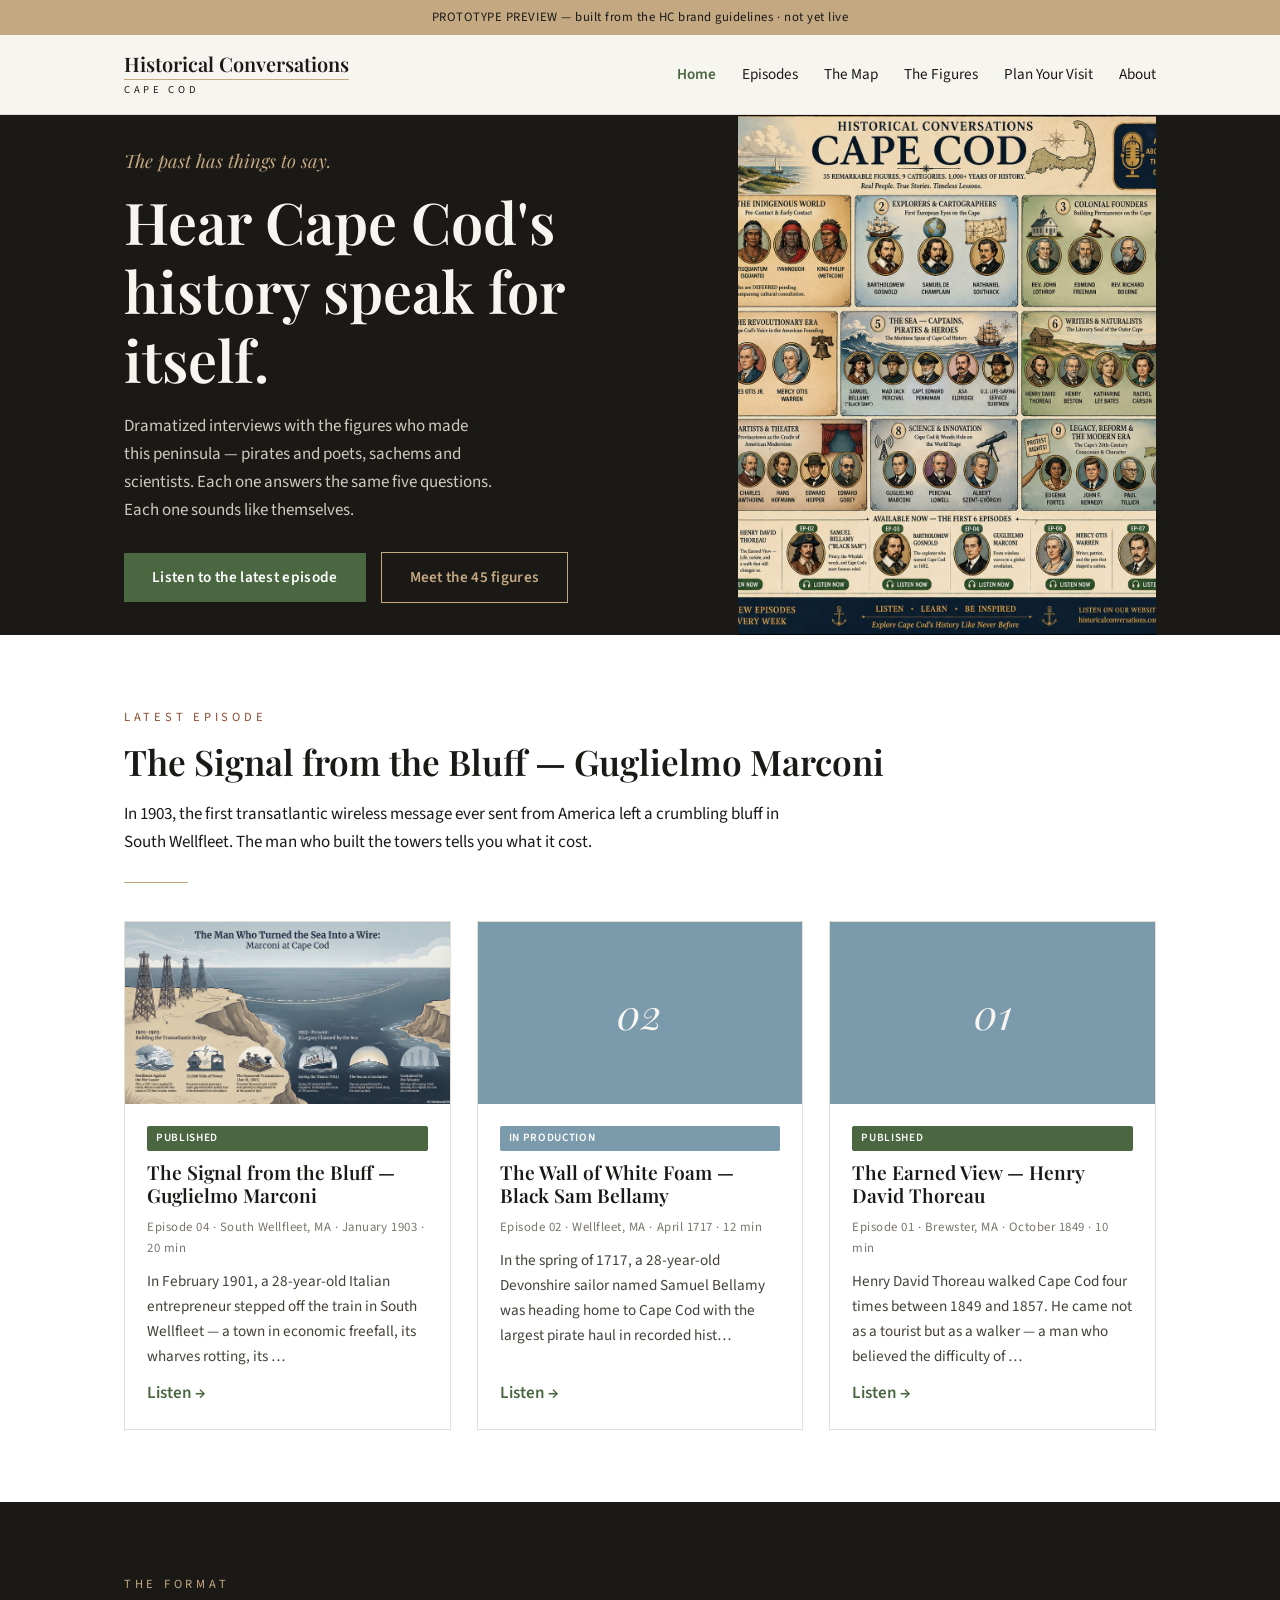
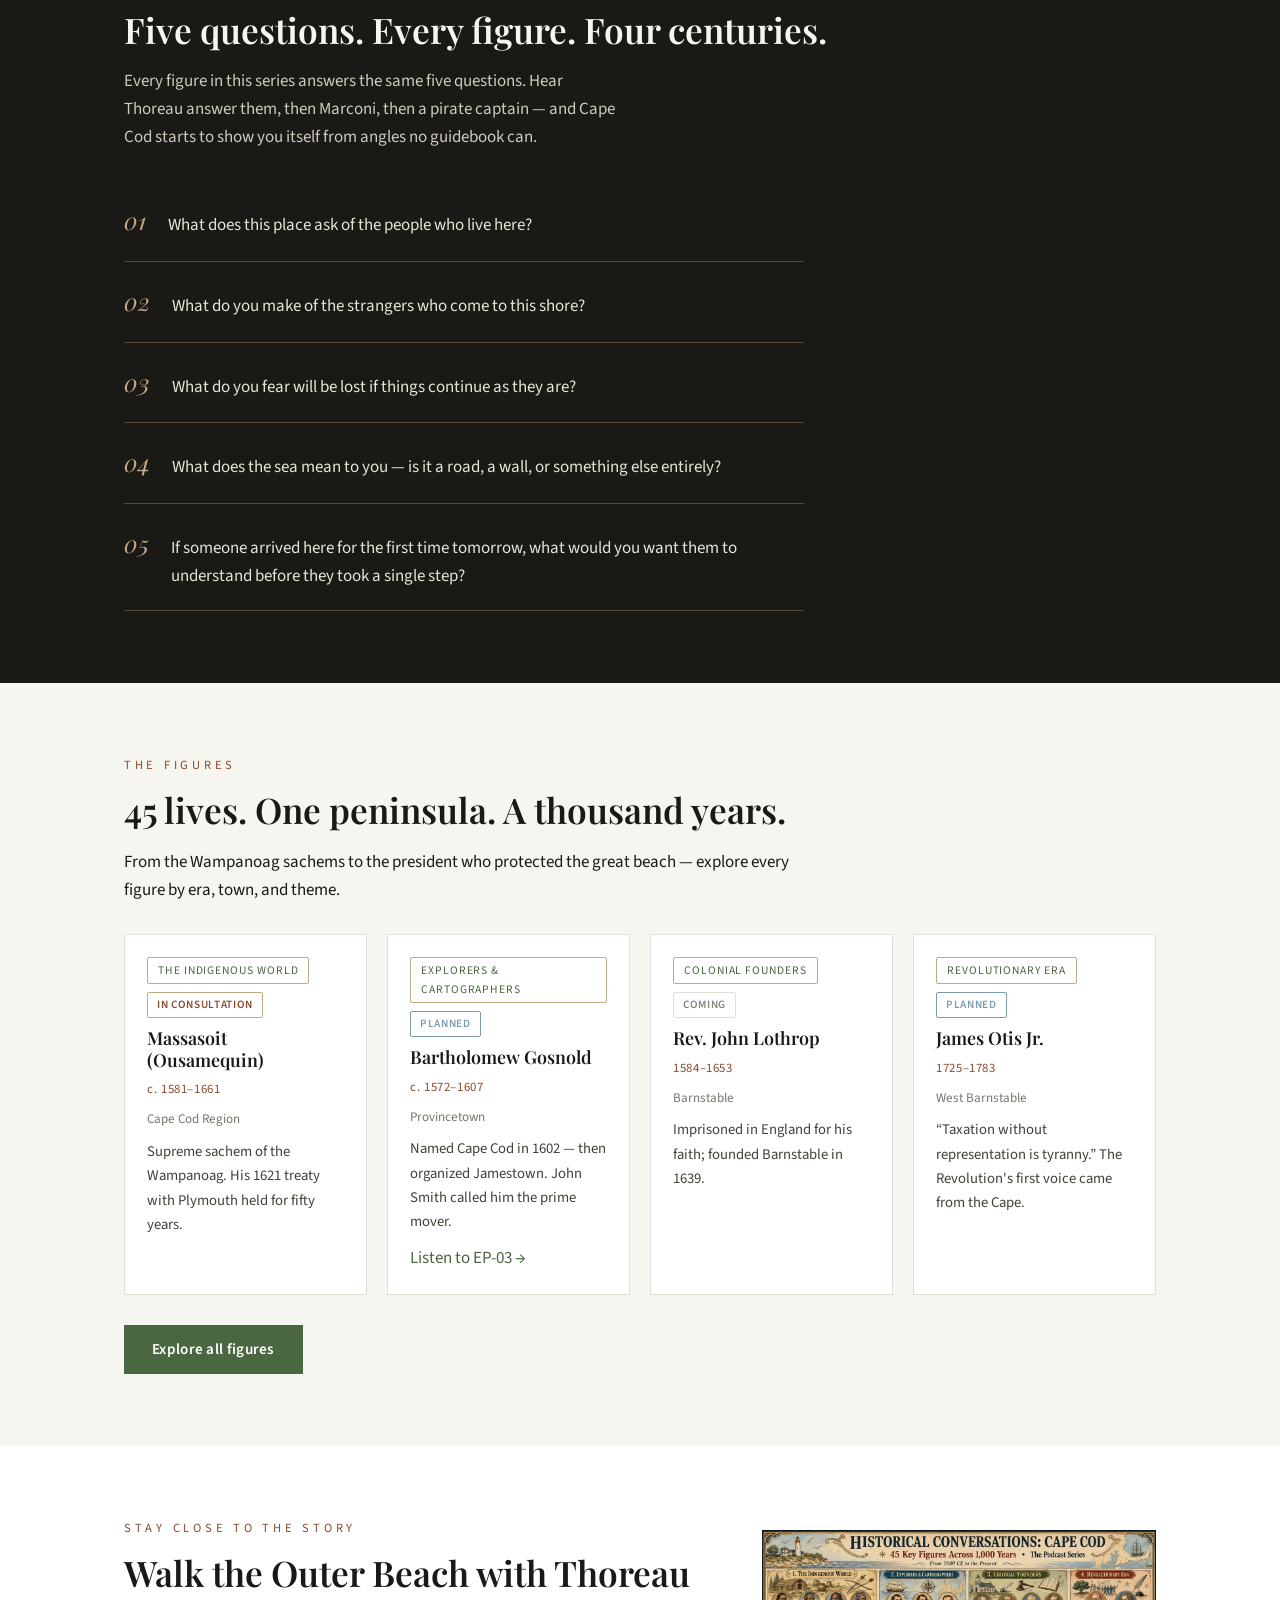
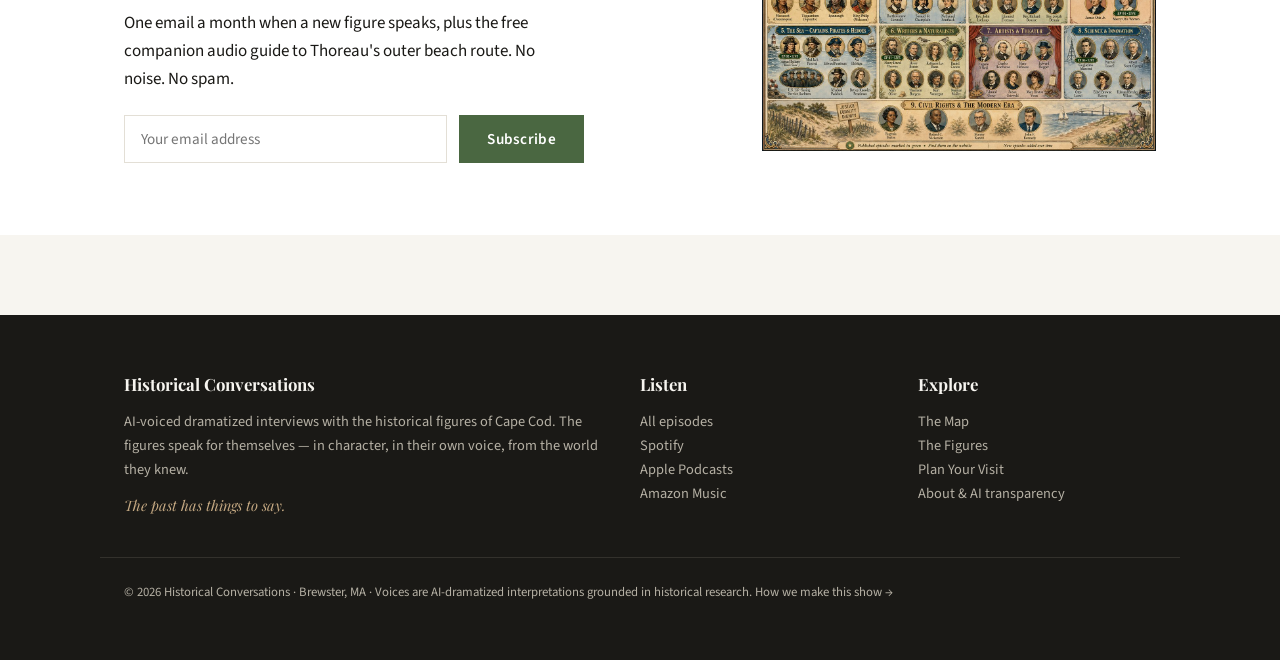
<file: index.html>
<!DOCTYPE html>
<html lang="en">
<head>
<meta charset="utf-8">
<meta name="viewport" content="width=device-width,initial-scale=1">
<title>Historical Conversations — Cape Cod | The past has things to say.</title>
<meta name="description" content="AI-voiced dramatized interviews with the historical figures of Cape Cod. Hear Thoreau, Marconi, Black Sam Bellamy, and more speak for themselves.">
<link rel="stylesheet" href="style.css">
<script src="data.js"></script>
<script src="app.js"></script>
</head>
<body>
<div id="hc-header" data-active="Home"></div>

<div class="hero">
  <div class="inner">
    <div>
      <p class="tag">The past has things to say.</p>
      <h1>Hear Cape Cod's history speak for itself.</h1>
      <p class="sub">Dramatized interviews with the figures who made this peninsula — pirates and poets, sachems and scientists. Each one answers the same five questions. Each one sounds like themselves.</p>
      <a class="btn" href="episodes.html">Listen to the latest episode</a>
      <a class="btn ghost" href="figures.html" style="margin-left:12px">Meet the 45 figures</a>
    </div>
    <img src="assets/hero.jpg" alt="Cape Cod dunes at dusk — Historical Conversations">
  </div>
</div>

<section class="band paper">
  <div class="wrap">
    <p class="kicker">Latest Episode</p>
    <h2>The Signal from the Bluff — Guglielmo Marconi</h2>
    <p class="text" style="margin-top:16px">In 1903, the first transatlantic wireless message ever sent from America left a crumbling bluff in South Wellfleet. The man who built the towers tells you what it cost.</p>
    <div class="divider"></div>
    <div class="cards" id="latest"></div>
  </div>
</section>

<section class="band dark">
  <div class="wrap">
    <p class="kicker">The Format</p>
    <h2>Five questions. Every figure. Four centuries.</h2>
    <p style="margin-top:16px;max-width:62ch;color:#cfcabe">Every figure in this series answers the same five questions. Hear Thoreau answer them, then Marconi, then a pirate captain — and Cape Cod starts to show you itself from angles no guidebook can.</p>
    <ol class="qs" id="five-qs"></ol>
  </div>
</section>

<section class="band">
  <div class="wrap">
    <p class="kicker">The Figures</p>
    <h2>45 lives. One peninsula. A thousand years.</h2>
    <p class="text" style="margin-top:16px">From the Wampanoag sachems to the president who protected the great beach — explore every figure by era, town, and theme.</p>
    <div class="fig-grid" id="fig-teaser"></div>
    <p style="margin-top:30px"><a class="btn" href="figures.html">Explore all figures</a></p>
  </div>
</section>

<section class="band paper">
  <div class="wrap" style="display:grid;grid-template-columns:1.2fr .8fr;gap:48px;align-items:center" id="signup-grid">
    <div>
      <p class="kicker">Stay close to the story</p>
      <h2>Walk the Outer Beach with Thoreau</h2>
      <p style="margin-top:14px;max-width:52ch">One email a month when a new figure speaks, plus the free companion audio guide to Thoreau's outer beach route. No noise. No spam.</p>
      <form class="signup" onsubmit="event.preventDefault();this.innerHTML='<p style=\'color:var(--hc-marsh);font-weight:600\'>Thank you — check your inbox. (Kit integration connects here.)</p>'">
        <input type="email" required placeholder="Your email address">
        <button class="btn" type="submit">Subscribe</button>
      </form>
    </div>
    <img src="assets/cover.jpg" alt="Historical Conversations series artwork">
  </div>
</section>

<div id="hc-footer"></div>

<script>
document.addEventListener("DOMContentLoaded",()=>{
  // latest three episodes with pages, newest first
  const order=["EP-04","EP-02","EP-01"];
  document.getElementById("latest").innerHTML =
    order.map(id=>epCard(HC.figures.find(f=>f.ep===id))).join("");
  document.getElementById("five-qs").innerHTML =
    HC.questions.map(q=>`<li>${q}</li>`).join("");
  // figure teaser: one per category, prefer published
  const teaser=[];
  for(const c of HC.categories.slice(0,4)){
    const fs=HC.figures.filter(f=>f.category===c);
    teaser.push(fs.find(f=>f.status==="published")||fs[0]);
  }
  document.getElementById("fig-teaser").innerHTML = teaser.map(figCard).join("");
  if(window.innerWidth<820){document.getElementById("signup-grid").style.gridTemplateColumns="1fr";}
});
</script>
</body>
</html>
</file>
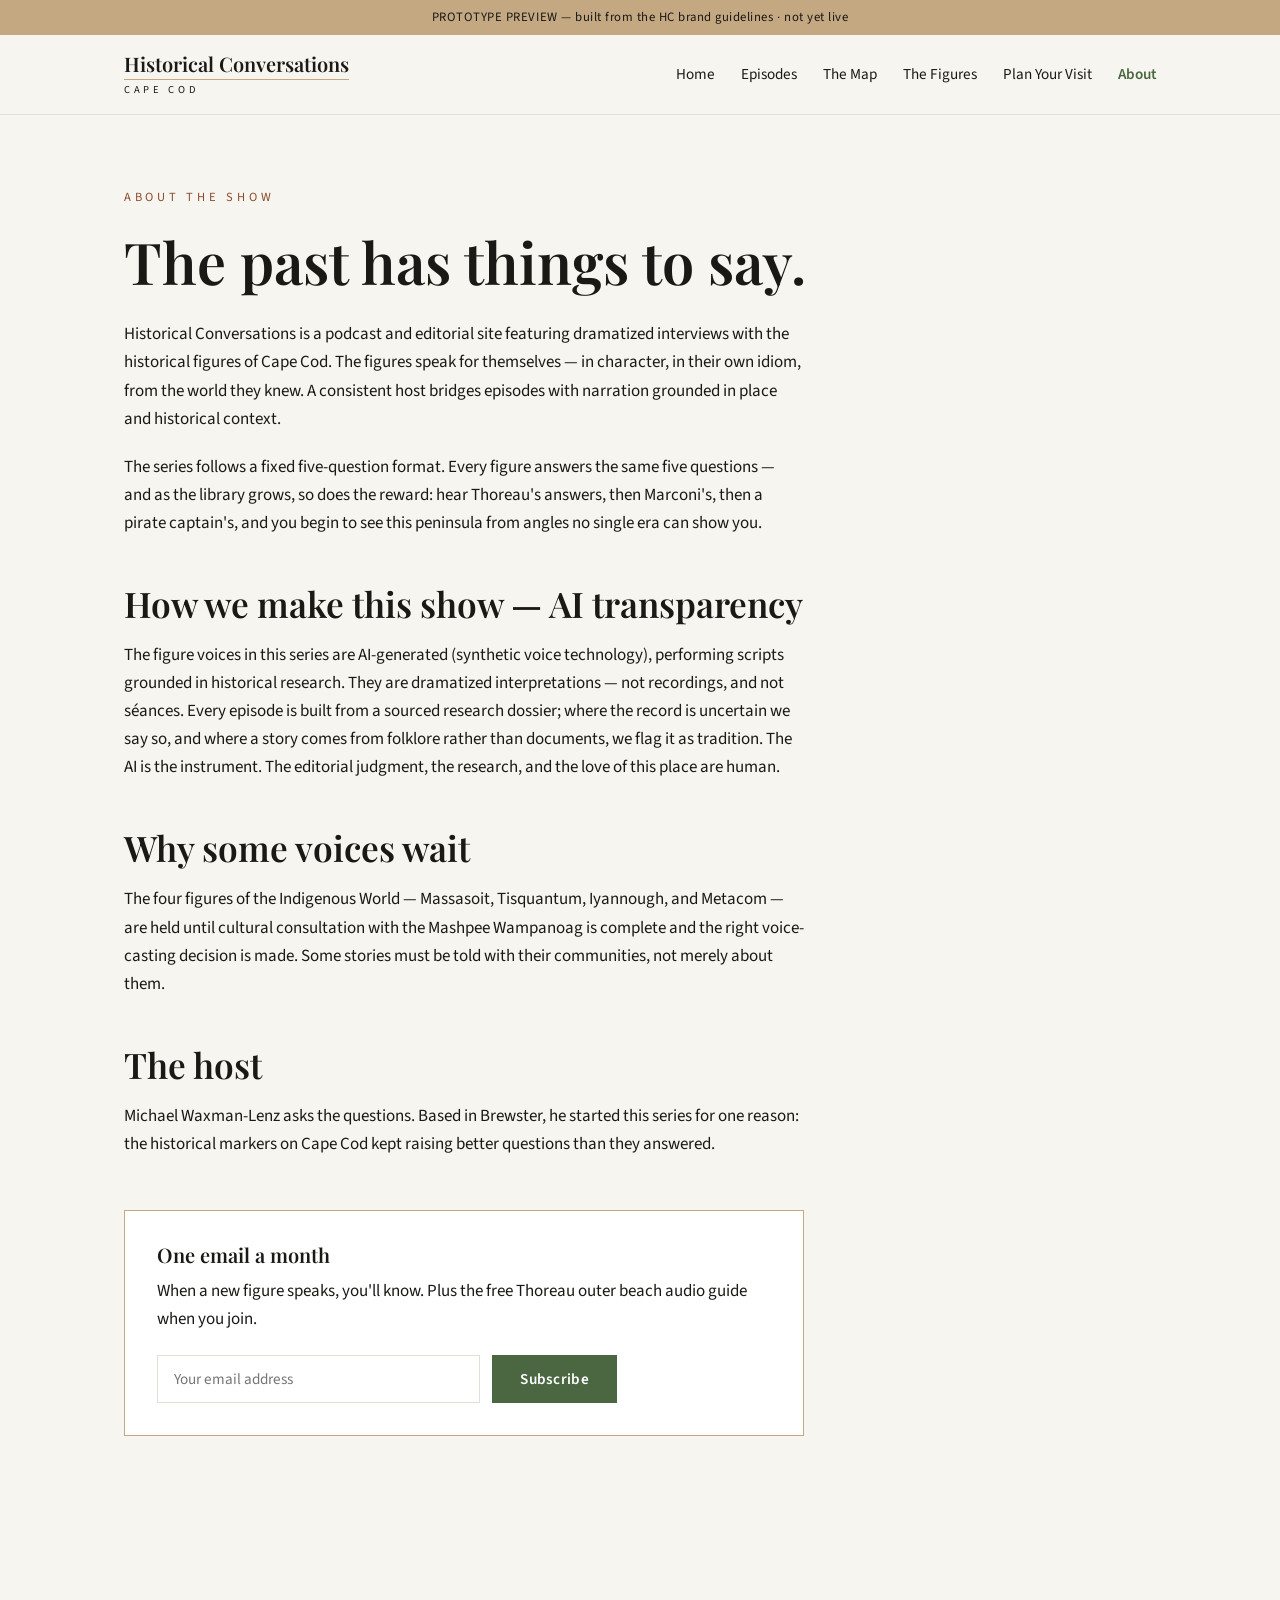
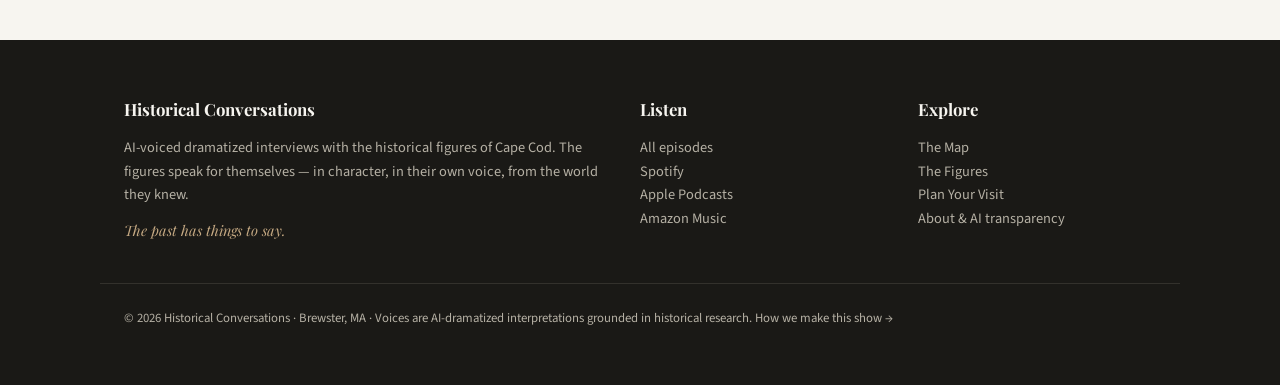
<file: about.html>
<!DOCTYPE html>
<html lang="en">
<head>
<meta charset="utf-8"><meta name="viewport" content="width=device-width,initial-scale=1">
<title>About — Historical Conversations: Cape Cod</title>
<link rel="stylesheet" href="style.css">
<script src="data.js"></script><script src="app.js"></script>
</head>
<body>
<div id="hc-header" data-active="About"></div>

<section class="band">
  <div class="wrap prose">
    <p class="kicker">About the Show</p>
    <h1>The past has things to say.</h1>

    <p style="margin-top:24px">Historical Conversations is a podcast and editorial site featuring dramatized interviews with the historical figures of Cape Cod. The figures speak for themselves — in character, in their own idiom, from the world they knew. A consistent host bridges episodes with narration grounded in place and historical context.</p>

    <p>The series follows a fixed five-question format. Every figure answers the same five questions — and as the library grows, so does the reward: hear Thoreau's answers, then Marconi's, then a pirate captain's, and you begin to see this peninsula from angles no single era can show you.</p>

    <h2>How we make this show — AI transparency</h2>
    <p>The figure voices in this series are AI-generated (synthetic voice technology), performing scripts grounded in historical research. They are dramatized interpretations — not recordings, and not séances. Every episode is built from a sourced research dossier; where the record is uncertain we say so, and where a story comes from folklore rather than documents, we flag it as tradition. The AI is the instrument. The editorial judgment, the research, and the love of this place are human.</p>

    <h2>Why some voices wait</h2>
    <p>The four figures of the Indigenous World — Massasoit, Tisquantum, Iyannough, and Metacom — are held until cultural consultation with the Mashpee Wampanoag is complete and the right voice-casting decision is made. Some stories must be told with their communities, not merely about them.</p>

    <h2>The host</h2>
    <p>Michael Waxman-Lenz asks the questions. Based in Brewster, he started this series for one reason: the historical markers on Cape Cod kept raising better questions than they answered.</p>

    <div class="cta-box">
      <h3>One email a month</h3>
      <p>When a new figure speaks, you'll know. Plus the free Thoreau outer beach audio guide when you join.</p>
      <form class="signup" onsubmit="event.preventDefault();this.innerHTML='<p style=\'color:var(--hc-marsh);font-weight:600\'>Thank you — check your inbox.</p>'">
        <input type="email" required placeholder="Your email address">
        <button class="btn" type="submit">Subscribe</button>
      </form>
    </div>
  </div>
</section>

<div id="hc-footer"></div>
</body>
</html>
</file>
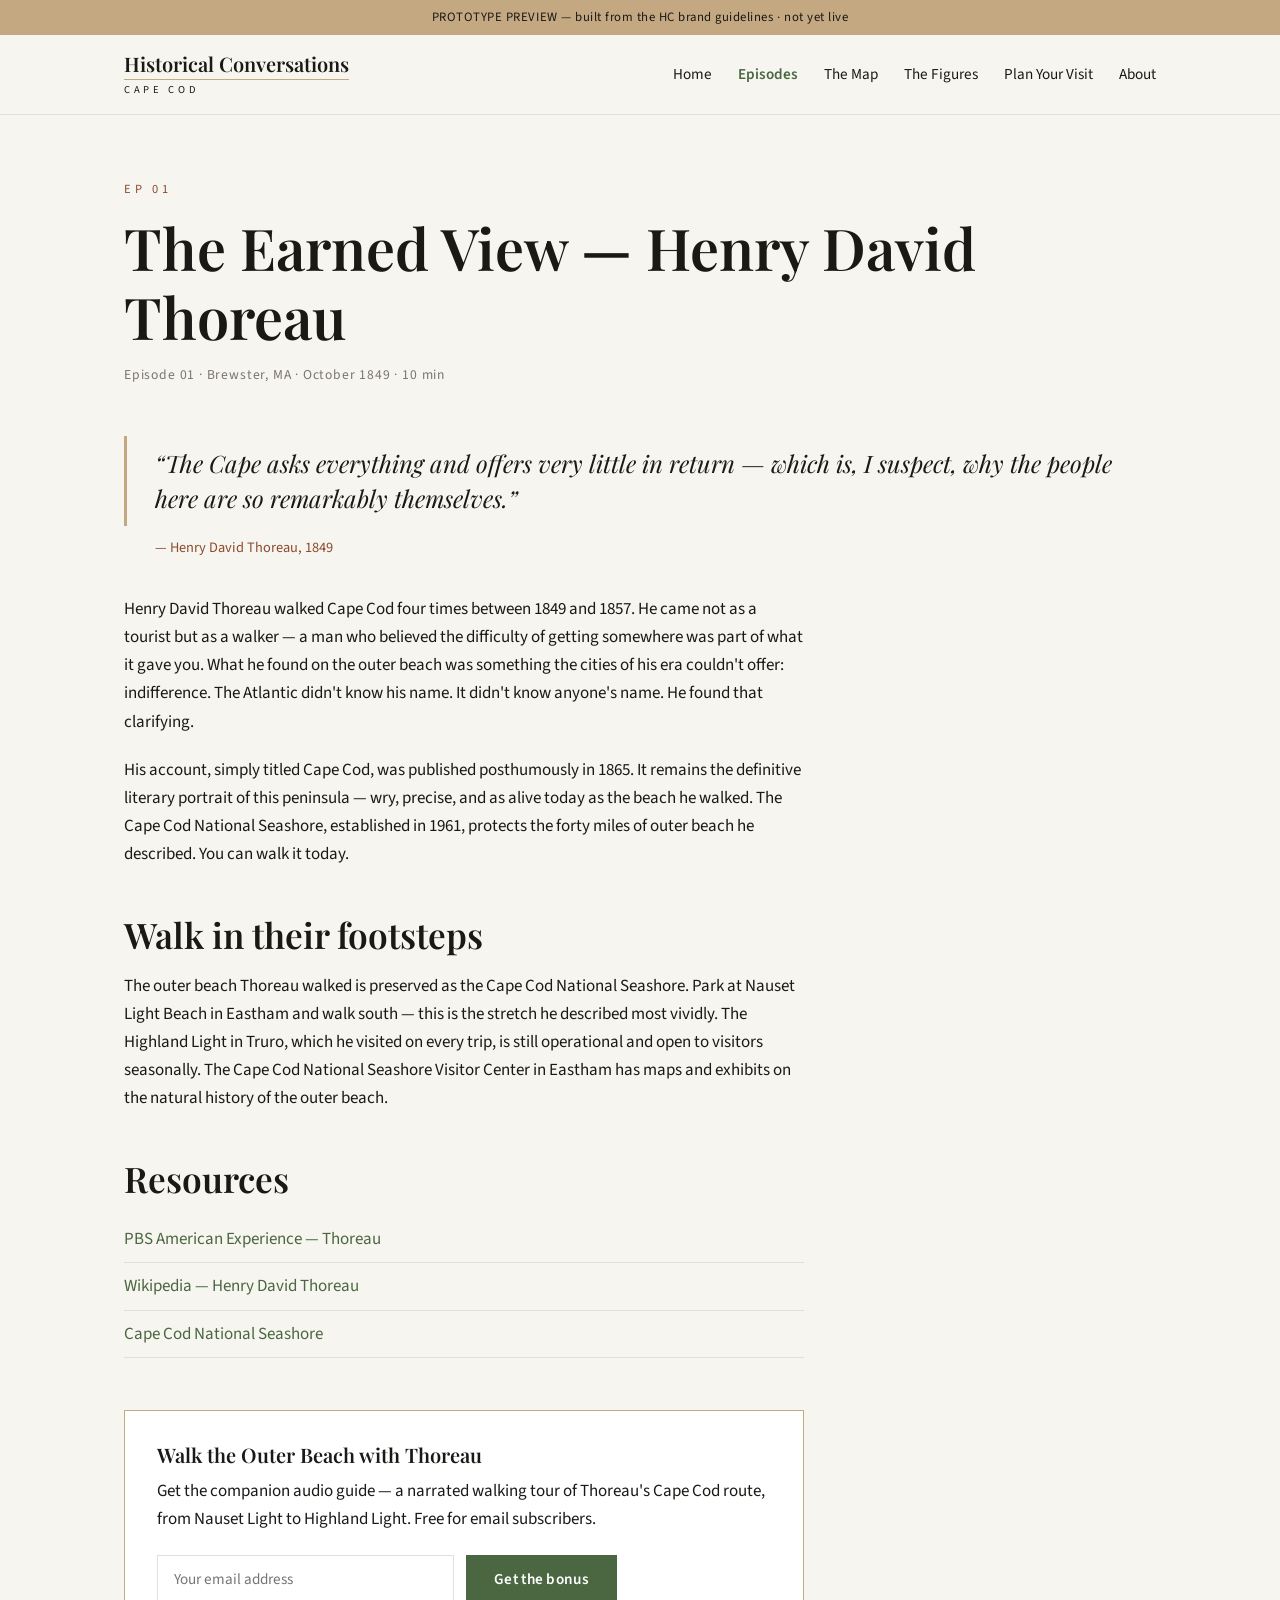
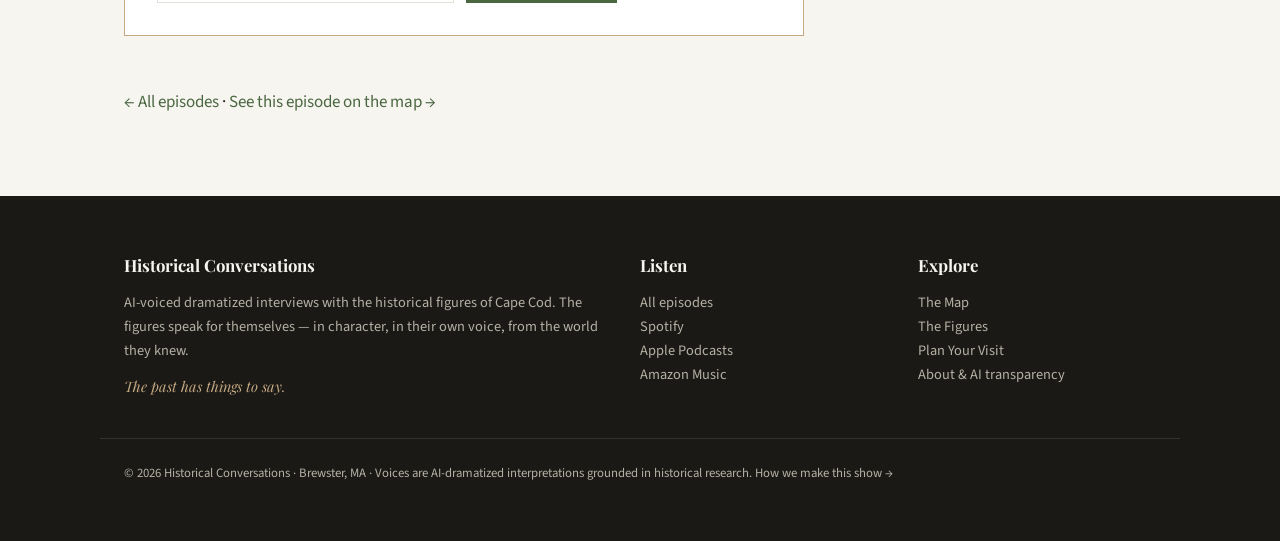
<file: episode.html>
<!DOCTYPE html>
<html lang="en">
<head>
<meta charset="utf-8"><meta name="viewport" content="width=device-width,initial-scale=1">
<title>Episode — Historical Conversations: Cape Cod</title>
<link rel="stylesheet" href="style.css">
<script src="data.js"></script><script src="app.js"></script>
</head>
<body>
<div id="hc-header" data-active="Episodes"></div>

<div class="wrap">
  <div class="ep-header">
    <p class="kicker" id="z-kicker">Episode</p>
    <h1 id="z-title"></h1>
    <div class="ep-meta" id="z-meta"></div>
  </div>

  <div id="z-player-slot"></div>

  <blockquote class="pullquote" id="z-quote"></blockquote>
  <div class="attr" id="z-attr"></div>

  <div class="prose">
    <div id="z-notes"></div>
    <div id="z-image"></div>
    <h2>Walk in their footsteps</h2>
    <p id="z-footsteps"></p>
    <h2>Resources</h2>
    <ul class="res-list" id="z-resources"></ul>
  </div>

  <div class="cta-box">
    <h3 id="z-cta-title"></h3>
    <p id="z-cta-text"></p>
    <form class="signup" onsubmit="event.preventDefault();this.innerHTML='<p style=\'color:var(--hc-marsh);font-weight:600\'>Thank you — check your inbox.</p>'">
      <input type="email" required placeholder="Your email address">
      <button class="btn" type="submit">Get the bonus</button>
    </form>
  </div>

  <p style="margin:40px 0"><a href="episodes.html">← All episodes</a> · <a href="map.html">See this episode on the map →</a></p>
</div>

<div id="hc-footer"></div>

<script>
document.addEventListener("DOMContentLoaded",()=>{
  const id=new URLSearchParams(location.search).get("ep")||"EP-01";
  const e=HC.episodes[id];
  if(!e){location.href="episodes.html";return;}
  document.title=e.title+" — Historical Conversations";
  document.getElementById("z-kicker").textContent=id.replace("-"," ");
  document.getElementById("z-title").textContent=e.title;
  document.getElementById("z-meta").textContent=e.meta;

  // Player: real Buzzsprout embed when IDs are set and the episode is published; placeholder otherwise
  const bz=HC.buzzsprout||{}, bzEp=bz.ids&&bz.ids[id];
  const slot=document.getElementById("z-player-slot");
  if(bz.podcastId && bzEp && bzEp.id){
    slot.innerHTML=`<div style="margin:36px 0" id="buzzsprout-player-${bzEp.id}"></div>`;
    const s=document.createElement("script");
    s.src=`https://www.buzzsprout.com/${bz.podcastId}/episodes/${bzEp.id}-${bzEp.slug}.js?container_id=buzzsprout-player-${bzEp.id}&player=small`;
    s.async=true; slot.appendChild(s);
  }else{
    slot.innerHTML=`<div class="player"><div class="pbtn">▶</div><div><strong>${e.title}</strong>
      <div class="note">Buzzsprout player embeds here automatically once the episode is published.</div></div></div>`;
  }
  document.getElementById("z-quote").textContent="“"+e.pullQuote+"”";
  document.getElementById("z-attr").textContent=e.attribution;
  document.getElementById("z-notes").innerHTML=e.showNotes.map(p=>`<p>${p}</p>`).join("");
  if(e.image) document.getElementById("z-image").innerHTML=`<img src="${e.image}" alt="${e.title} infographic" style="margin:30px 0;border:1px solid var(--hc-border)">`;
  document.getElementById("z-footsteps").textContent=e.footsteps;
  document.getElementById("z-resources").innerHTML=e.resources.map(([t,u])=>`<li><a href="${u}" target="_blank" rel="noopener">${t}</a></li>`).join("");
  document.getElementById("z-cta-title").textContent=e.cta.title;
  document.getElementById("z-cta-text").textContent=e.cta.text;
});
</script>
</body>
</html>
</file>
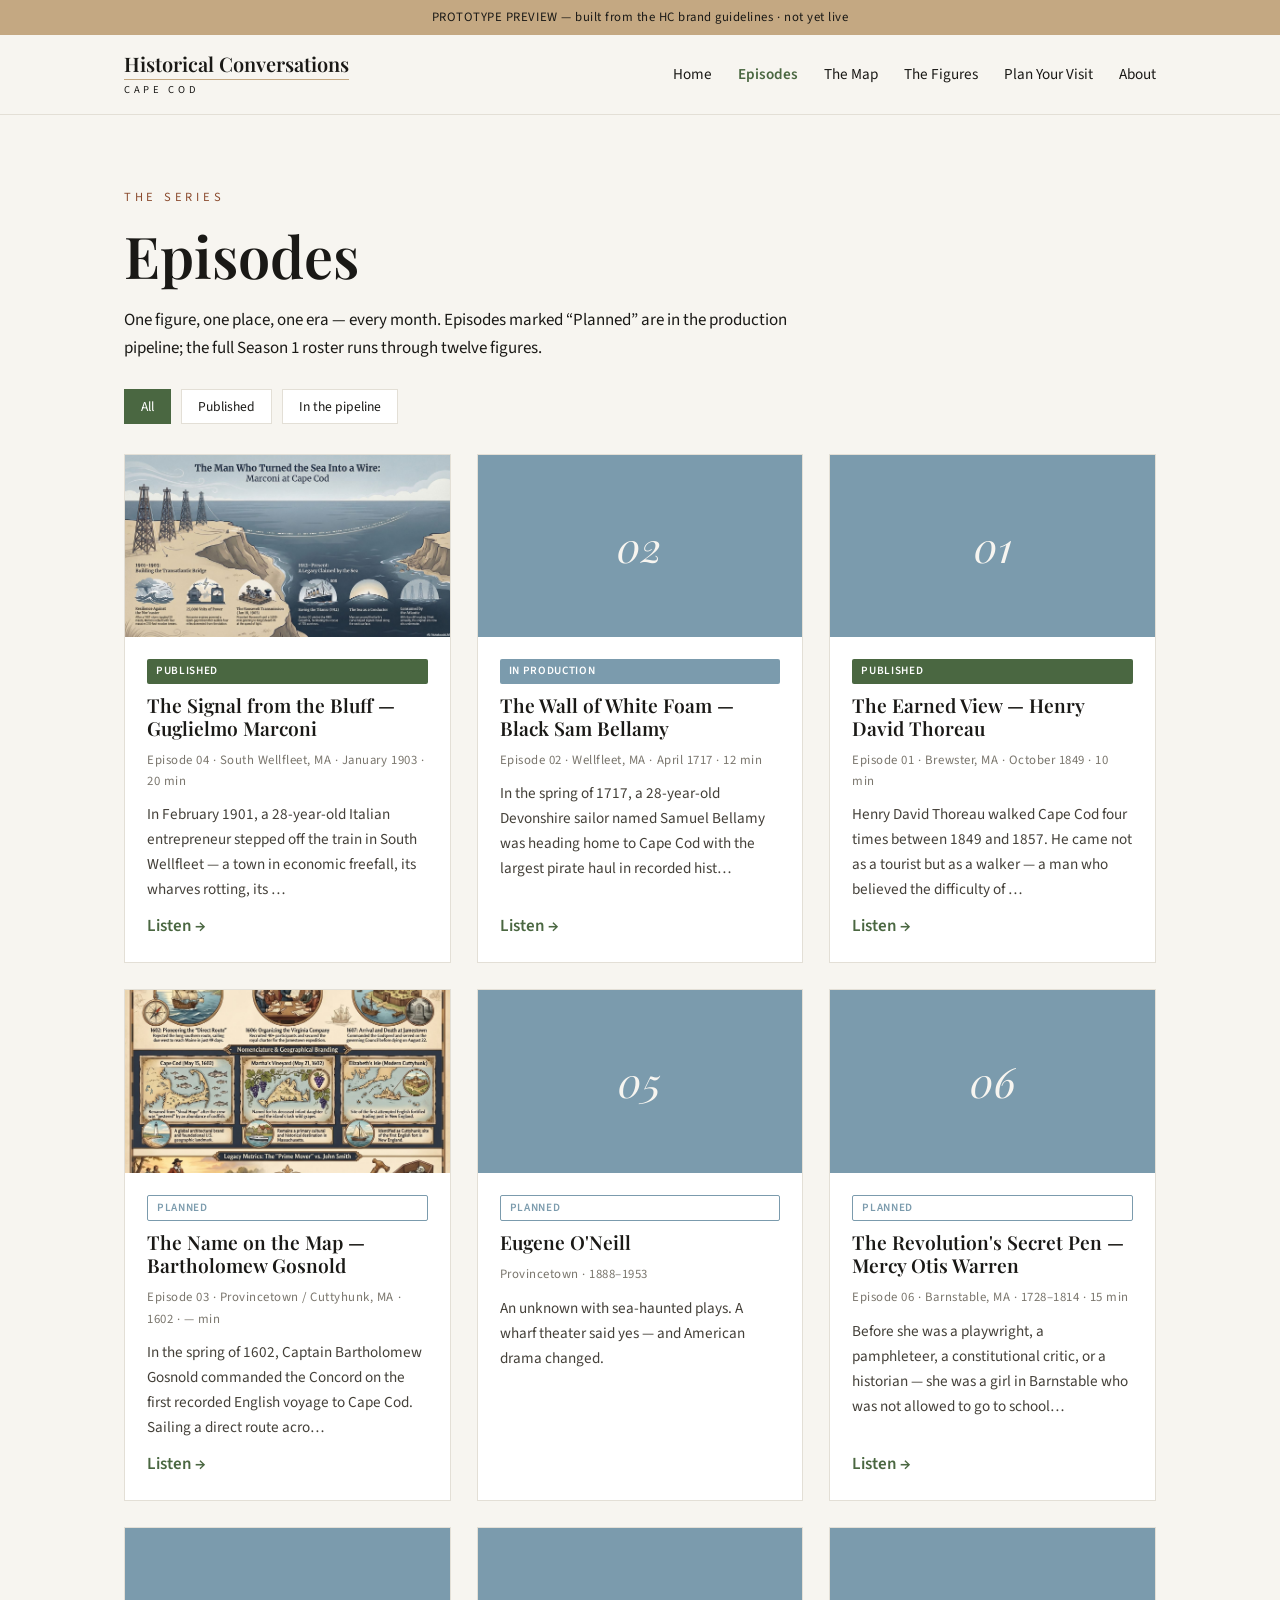
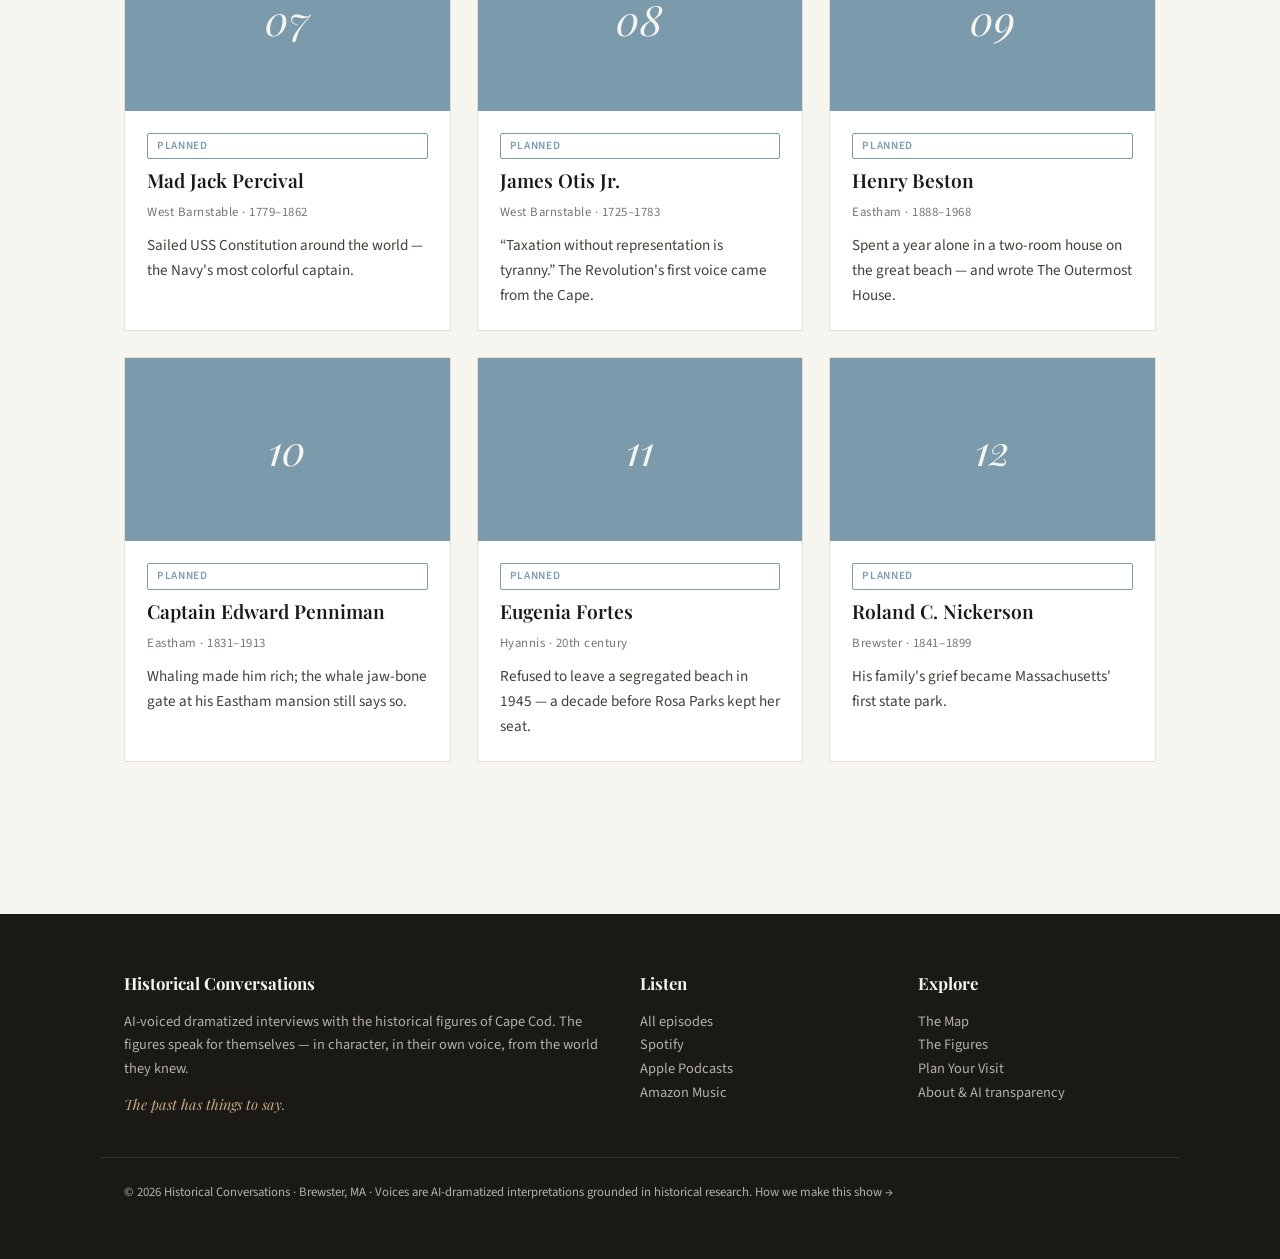
<file: episodes.html>
<!DOCTYPE html>
<html lang="en">
<head>
<meta charset="utf-8"><meta name="viewport" content="width=device-width,initial-scale=1">
<title>Episodes — Historical Conversations: Cape Cod</title>
<link rel="stylesheet" href="style.css">
<script src="data.js"></script><script src="app.js"></script>
</head>
<body>
<div id="hc-header" data-active="Episodes"></div>

<section class="band">
  <div class="wrap">
    <p class="kicker">The Series</p>
    <h1>Episodes</h1>
    <p class="text" style="margin-top:16px">One figure, one place, one era — every month. Episodes marked “Planned” are in the production pipeline; the full Season&nbsp;1 roster runs through twelve figures.</p>
    <div class="filters" id="status-filters">
      <button class="on" data-f="all">All</button>
      <button data-f="published">Published</button>
      <button data-f="pipeline">In the pipeline</button>
    </div>
    <div class="cards" id="ep-cards" style="margin-top:30px"></div>
  </div>
</section>

<div id="hc-footer"></div>

<script>
document.addEventListener("DOMContentLoaded",()=>{
  const seq=["EP-04","EP-02","EP-01","EP-03","EP-05","EP-06","EP-07","EP-08","EP-09","EP-10","EP-11","EP-12"];
  const figs=seq.map(id=>HC.figures.find(f=>f.ep===id)).filter(Boolean);
  const render=mode=>{
    const list=figs.filter(f=> mode==="all" ? true : mode==="published" ? f.status==="published" : f.status!=="published");
    document.getElementById("ep-cards").innerHTML=list.map(epCard).join("");
  };
  render("all");
  document.querySelectorAll("#status-filters button").forEach(b=>b.onclick=()=>{
    document.querySelectorAll("#status-filters button").forEach(x=>x.classList.remove("on"));
    b.classList.add("on"); render(b.dataset.f);
  });
});
</script>
</body>
</html>
</file>
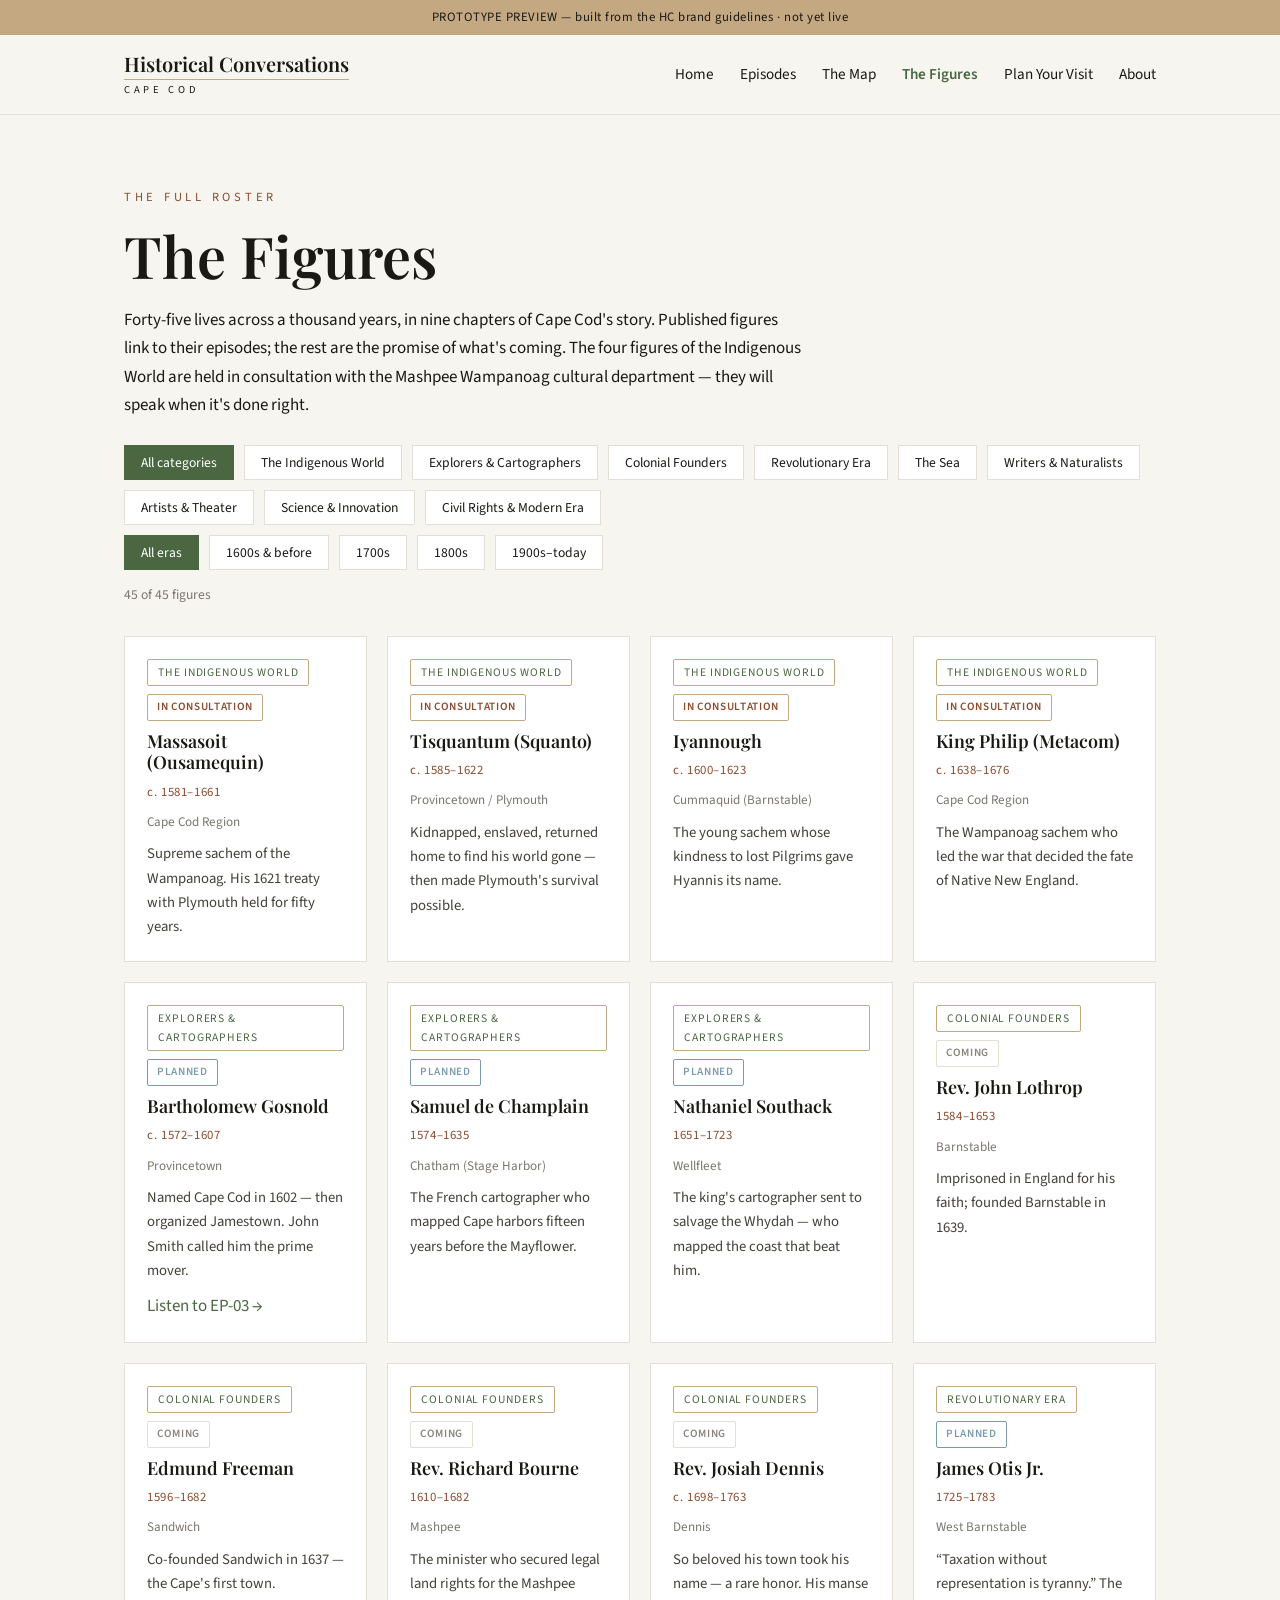
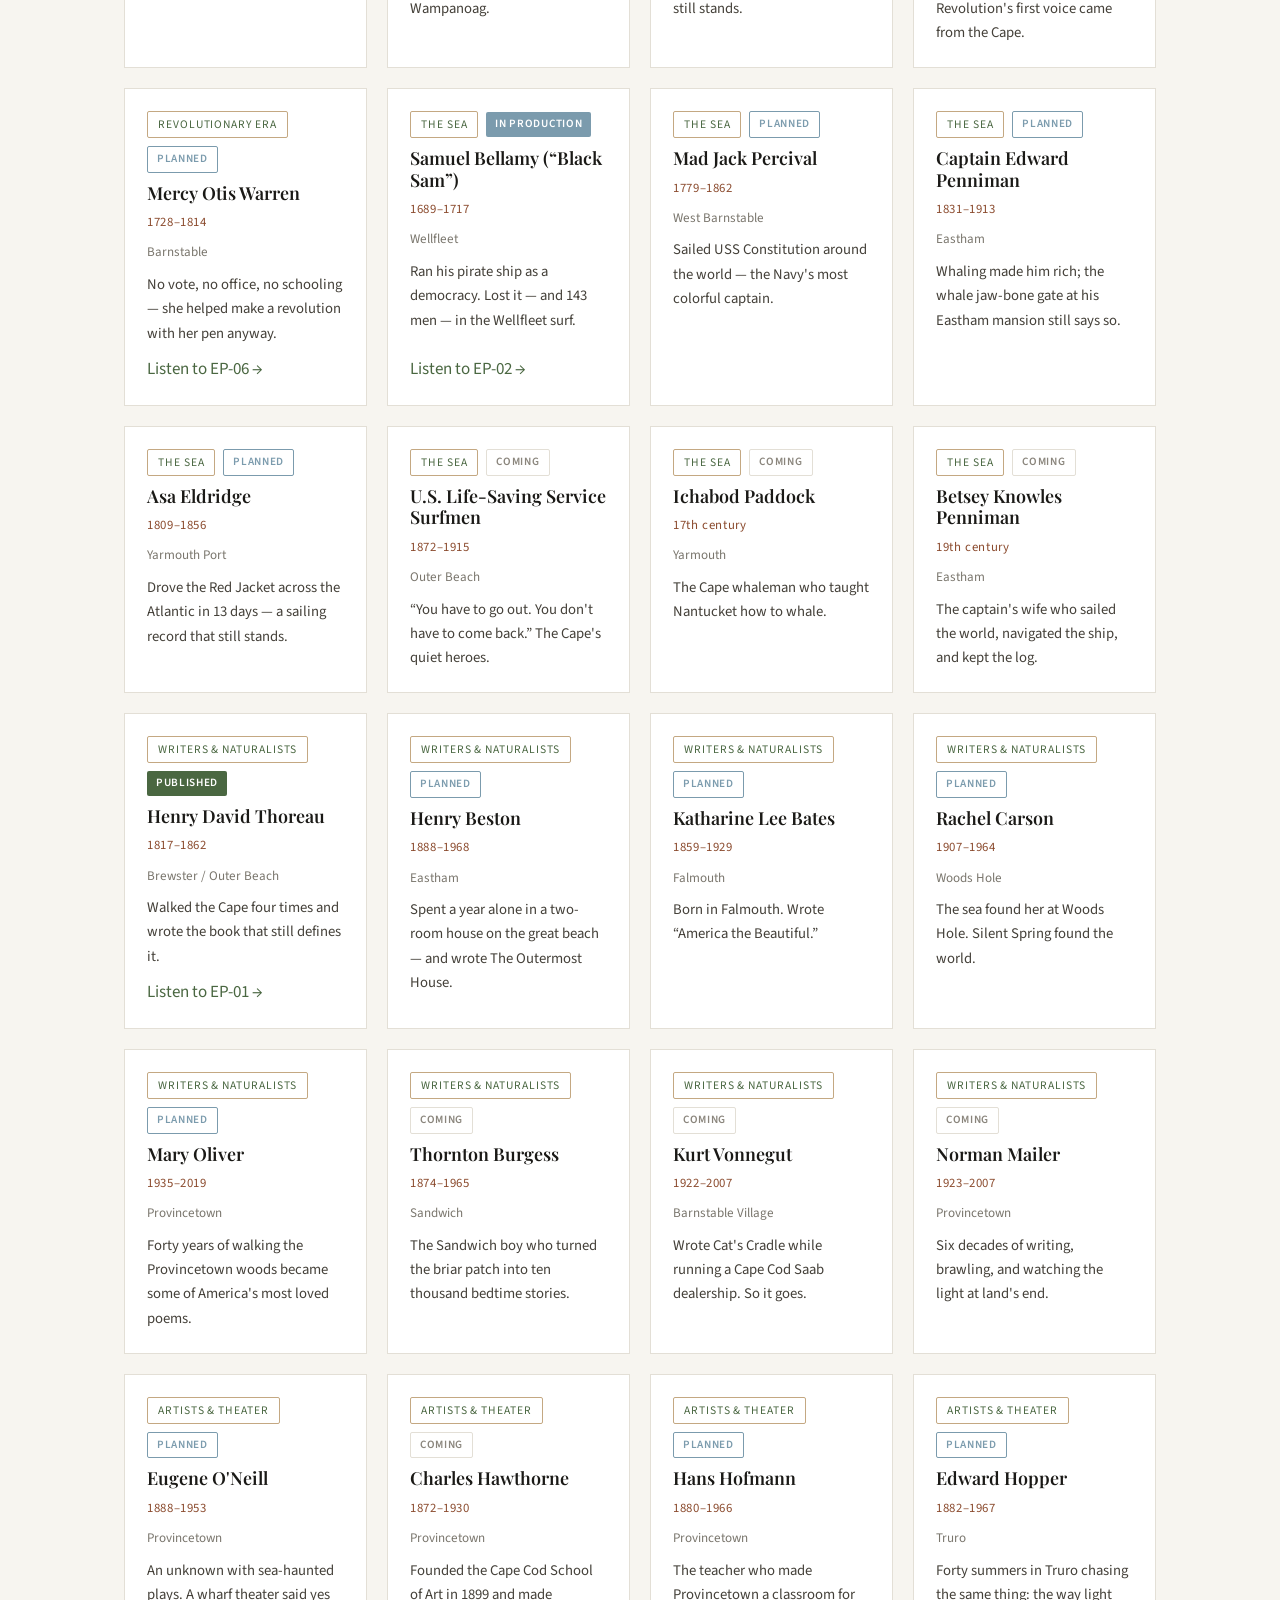
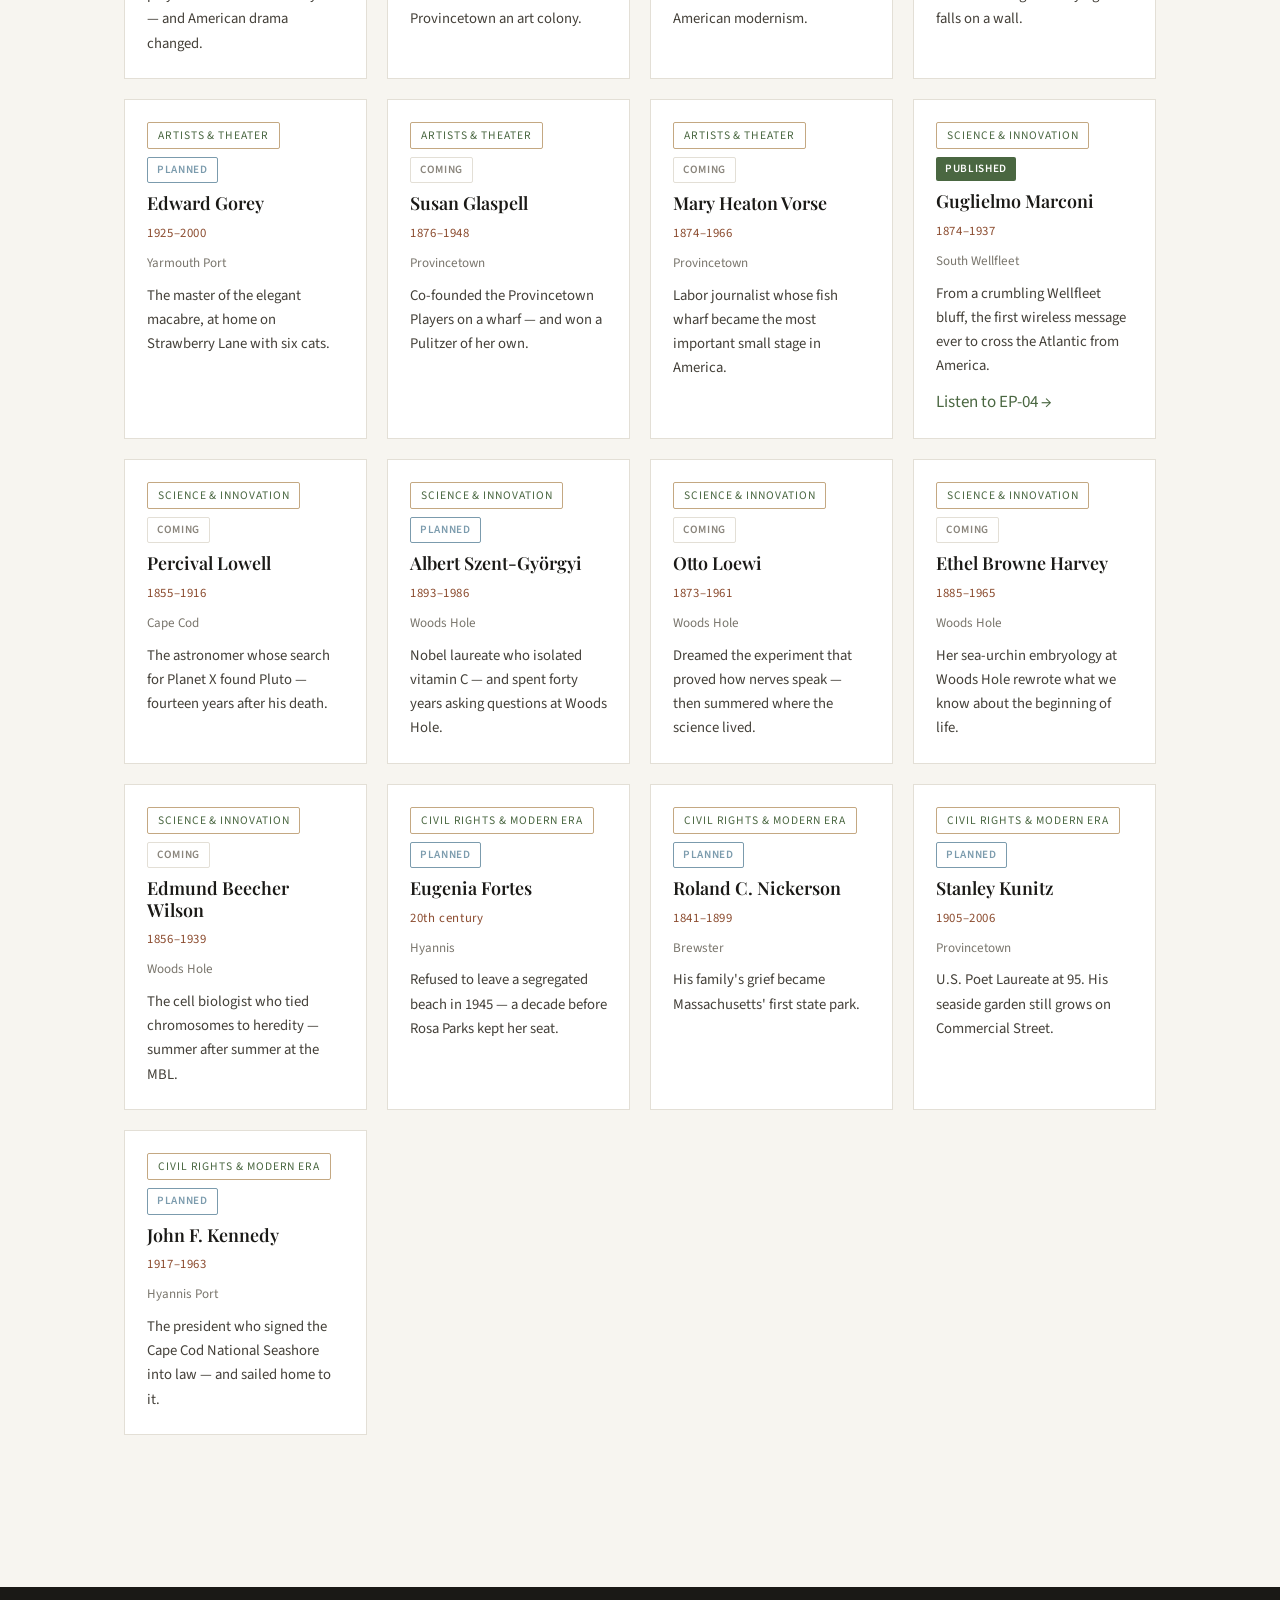
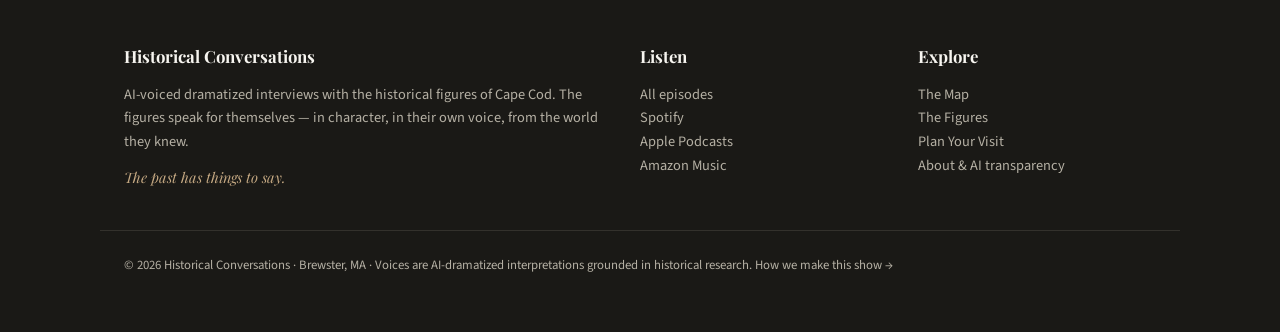
<file: figures.html>
<!DOCTYPE html>
<html lang="en">
<head>
<meta charset="utf-8"><meta name="viewport" content="width=device-width,initial-scale=1">
<title>The Figures — Historical Conversations: Cape Cod</title>
<link rel="stylesheet" href="style.css">
<script src="data.js"></script><script src="app.js"></script>
</head>
<body>
<div id="hc-header" data-active="The Figures"></div>

<section class="band">
  <div class="wrap">
    <p class="kicker">The Full Roster</p>
    <h1>The Figures</h1>
    <p class="text" style="margin-top:16px">Forty-five lives across a thousand years, in nine chapters of Cape Cod's story. Published figures link to their episodes; the rest are the promise of what's coming. The four figures of the Indigenous World are held in consultation with the Mashpee Wampanoag cultural department — they will speak when it's done right.</p>

    <div class="filters" id="cat-filters"></div>
    <div class="filters" id="era-filters" style="margin-top:10px"></div>
    <p class="count" id="count"></p>
    <div class="fig-grid" id="grid"></div>
  </div>
</section>

<div id="hc-footer"></div>

<script>
document.addEventListener("DOMContentLoaded",()=>{
  let cat="all", era="all";
  const eras=[["all","All eras"],["1600s","1600s & before"],["1700s","1700s"],["1800s","1800s"],["1900s","1900s–today"]];
  const catBar=document.getElementById("cat-filters");
  catBar.innerHTML=`<button class="on" data-v="all">All categories</button>`+HC.categories.map(c=>`<button data-v="${c}">${c}</button>`).join("");
  const eraBar=document.getElementById("era-filters");
  eraBar.innerHTML=eras.map(([v,l],i)=>`<button class="${i===0?'on':''}" data-v="${v}">${l}</button>`).join("");

  const render=()=>{
    const list=HC.figures.filter(f=>(cat==="all"||f.category===cat)&&(era==="all"||f.century===era));
    document.getElementById("grid").innerHTML=list.map(figCard).join("");
    document.getElementById("count").textContent=`${list.length} of ${HC.figures.length} figures`;
  };
  const wire=(bar,set)=>bar.querySelectorAll("button").forEach(b=>b.onclick=()=>{
    bar.querySelectorAll("button").forEach(x=>x.classList.remove("on"));
    b.classList.add("on"); set(b.dataset.v); render();
  });
  wire(catBar,v=>cat=v); wire(eraBar,v=>era=v);
  render();
});
</script>
</body>
</html>
</file>
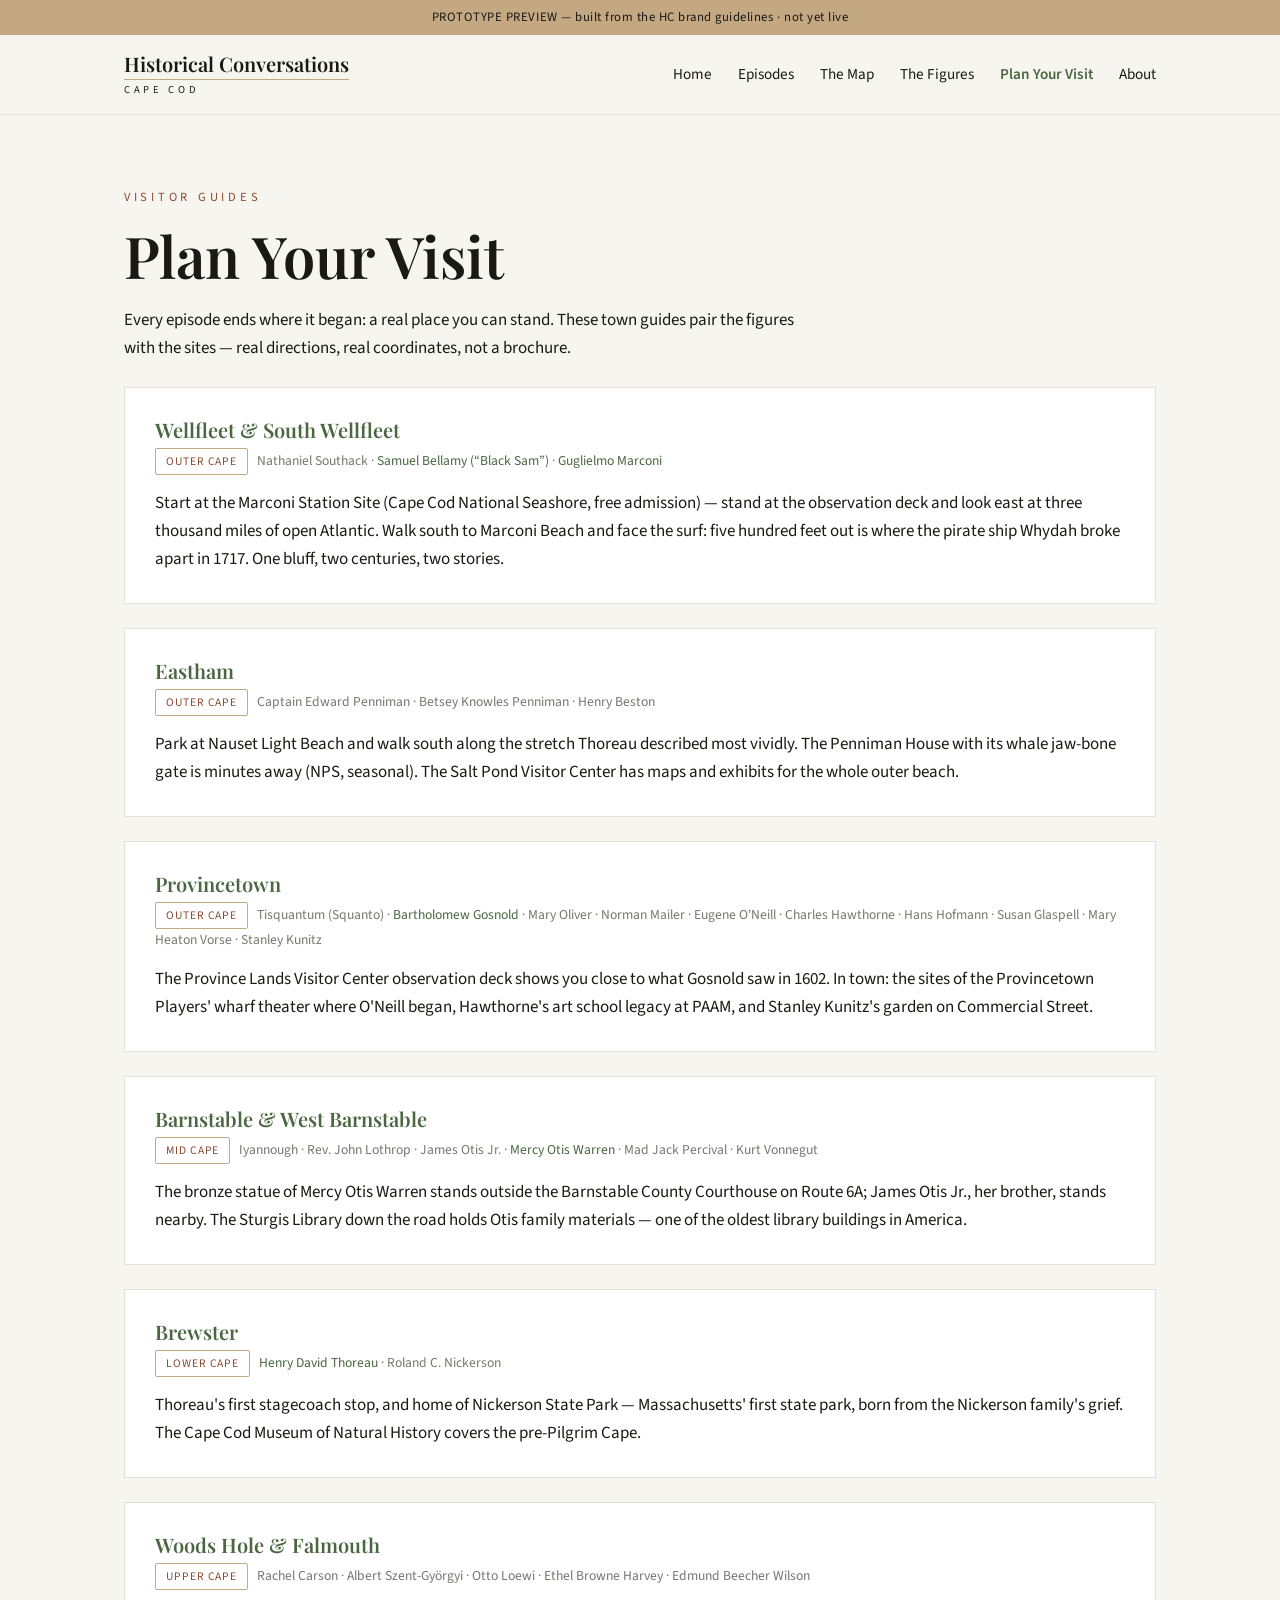
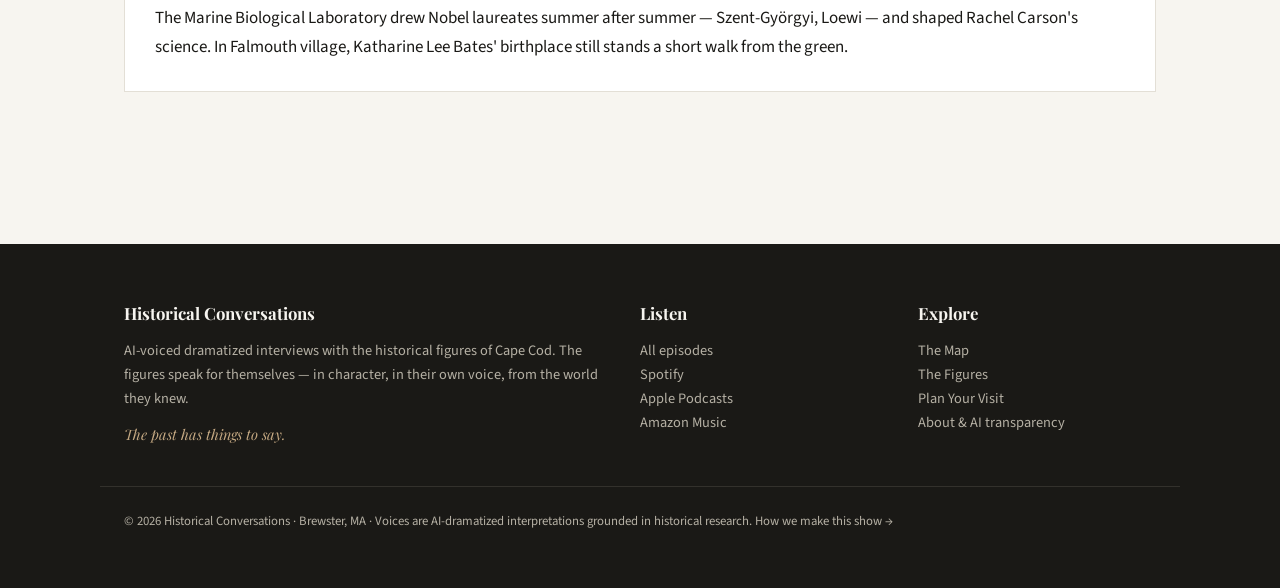
<file: visit.html>
<!DOCTYPE html>
<html lang="en">
<head>
<meta charset="utf-8"><meta name="viewport" content="width=device-width,initial-scale=1">
<title>Plan Your Visit — Historical Conversations: Cape Cod</title>
<link rel="stylesheet" href="style.css">
<script src="data.js"></script><script src="app.js"></script>
</head>
<body>
<div id="hc-header" data-active="Plan Your Visit"></div>

<section class="band">
  <div class="wrap">
    <p class="kicker">Visitor Guides</p>
    <h1>Plan Your Visit</h1>
    <p class="text" style="margin-top:16px">Every episode ends where it began: a real place you can stand. These town guides pair the figures with the sites — real directions, real coordinates, not a brochure.</p>
    <div id="towns"></div>
  </div>
</section>

<div id="hc-footer"></div>

<script>
const GUIDES=[
  {town:"Wellfleet & South Wellfleet", region:"Outer Cape",
   text:"Start at the Marconi Station Site (Cape Cod National Seashore, free admission) — stand at the observation deck and look east at three thousand miles of open Atlantic. Walk south to Marconi Beach and face the surf: five hundred feet out is where the pirate ship Whydah broke apart in 1717. One bluff, two centuries, two stories."},
  {town:"Eastham", region:"Outer Cape",
   text:"Park at Nauset Light Beach and walk south along the stretch Thoreau described most vividly. The Penniman House with its whale jaw-bone gate is minutes away (NPS, seasonal). The Salt Pond Visitor Center has maps and exhibits for the whole outer beach."},
  {town:"Provincetown", region:"Outer Cape",
   text:"The Province Lands Visitor Center observation deck shows you close to what Gosnold saw in 1602. In town: the sites of the Provincetown Players' wharf theater where O'Neill began, Hawthorne's art school legacy at PAAM, and Stanley Kunitz's garden on Commercial Street."},
  {town:"Barnstable & West Barnstable", region:"Mid Cape",
   text:"The bronze statue of Mercy Otis Warren stands outside the Barnstable County Courthouse on Route 6A; James Otis Jr., her brother, stands nearby. The Sturgis Library down the road holds Otis family materials — one of the oldest library buildings in America."},
  {town:"Brewster", region:"Lower Cape",
   text:"Thoreau's first stagecoach stop, and home of Nickerson State Park — Massachusetts' first state park, born from the Nickerson family's grief. The Cape Cod Museum of Natural History covers the pre-Pilgrim Cape."},
  {town:"Woods Hole & Falmouth", region:"Upper Cape",
   text:"The Marine Biological Laboratory drew Nobel laureates summer after summer — Szent-Györgyi, Loewi — and shaped Rachel Carson's science. In Falmouth village, Katharine Lee Bates' birthplace still stands a short walk from the green."}
];
document.addEventListener("DOMContentLoaded",()=>{
  document.getElementById("towns").innerHTML=GUIDES.map(g=>{
    const figs=HC.figures.filter(f=>f.town.includes(g.town.split(" &")[0].split(",")[0]));
    const names=figs.map(f=>f.ep&&HC.episodes[f.ep]?`<a href="episode.html?ep=${f.ep}">${f.name}</a>`:f.name).join(" · ");
    return `<div class="town-block"><h3>${g.town}</h3>
      <div class="figs"><span class="pill">${g.region}</span> &nbsp; ${names}</div>
      <p>${g.text}</p></div>`;
  }).join("");
});
</script>
</body>
</html>
</file>
<file: style.css>
/* Historical Conversations — brand system per HC-Brand-Guidelines-v1 */
@import url('https://fonts.googleapis.com/css2?family=Playfair+Display:ital,wght@0,400;0,600;0,700;1,400&family=Source+Sans+3:wght@300;400;600&display=swap');

:root{
  --hc-night:#1a1916;      /* Driftwood night */
  --hc-fog:#F7F5F0;        /* Sea fog white */
  --hc-sand:#C4A882;       /* Tidal sand */
  --hc-marsh:#4A6741;      /* Marsh green */
  --hc-sky:#7B9BAD;        /* Cape sky */
  --hc-cranberry:#8B4B2E;  /* Cranberry red */
  --hc-border:#E3DFD6;
  --hc-paper:#FFFFFF;
  --hc-content-width:1080px;
  --hc-text-width:680px;
  --serif:'Playfair Display',Georgia,serif;
  --sans:'Source Sans 3','Source Sans Pro',Helvetica,Arial,sans-serif;
}

*{box-sizing:border-box;margin:0;padding:0}
html{scroll-behavior:smooth}
body{background:var(--hc-fog);color:var(--hc-night);font-family:var(--sans);font-weight:400;line-height:1.65;font-size:17px}
img{max-width:100%;display:block}
a{color:var(--hc-marsh);text-decoration:none}
a:hover{text-decoration:underline}

h1,h2,h3{font-family:var(--serif);font-weight:600;line-height:1.2}
h1{font-size:clamp(2.2rem,5vw,3.6rem)}
h2{font-size:clamp(1.6rem,3vw,2.2rem)}
h3{font-size:1.25rem}

.wrap{max-width:var(--hc-content-width);margin:0 auto;padding:0 24px}
.text{max-width:var(--hc-text-width)}

/* ---------- header ---------- */
header.site{background:var(--hc-fog);border-bottom:1px solid var(--hc-border);position:sticky;top:0;z-index:50}
header.site .bar{display:flex;align-items:center;justify-content:space-between;padding:18px 24px;max-width:var(--hc-content-width);margin:0 auto}
.wordmark{line-height:1.1}
.wordmark .wm-title{font-family:var(--serif);font-size:1.25rem;font-weight:600;color:var(--hc-night)}
.wordmark .wm-rule{width:100%;height:1px;background:var(--hc-sand);margin:4px 0}
.wordmark .wm-sub{font-family:var(--sans);font-size:.66rem;letter-spacing:.35em;text-transform:uppercase;color:var(--hc-night)}
nav.main{display:flex;gap:26px;font-size:.95rem}
nav.main a{color:var(--hc-night)}
nav.main a.active{color:var(--hc-marsh);font-weight:600}
nav.main a:hover{color:var(--hc-marsh);text-decoration:none}
.hamburger{display:none;background:none;border:none;font-size:1.6rem;color:var(--hc-night);cursor:pointer}
@media(max-width:820px){
  nav.main{display:none;position:absolute;top:100%;left:0;right:0;background:var(--hc-fog);border-bottom:1px solid var(--hc-border);flex-direction:column;padding:18px 24px;gap:14px}
  nav.main.open{display:flex}
  .hamburger{display:block}
}

/* ---------- hero ---------- */
.hero{background:var(--hc-night);color:var(--hc-fog)}
.hero .inner{max-width:var(--hc-content-width);margin:0 auto;padding:0 24px;display:grid;grid-template-columns:1.15fr .85fr;gap:48px;align-items:center;min-height:520px}
.hero h1{color:var(--hc-fog);margin-bottom:18px}
.hero p.tag{font-size:1.15rem;color:var(--hc-sand);font-style:italic;font-family:var(--serif);margin-bottom:10px}
.hero p.sub{color:#cfcabe;max-width:46ch;margin-bottom:28px}
.hero img{width:100%;height:100%;max-height:520px;object-fit:cover}
@media(max-width:820px){.hero .inner{grid-template-columns:1fr;padding-top:48px;min-height:0}.hero img{max-height:320px}}

/* ---------- buttons & pills ---------- */
.btn{display:inline-block;background:var(--hc-marsh);color:#fff;padding:12px 28px;font-family:var(--sans);font-weight:600;font-size:.95rem;letter-spacing:.02em;border:none;cursor:pointer}
.btn:hover{background:#3c5435;text-decoration:none}
.btn.ghost{background:transparent;border:1px solid var(--hc-sand);color:var(--hc-sand)}
.btn.ghost:hover{background:rgba(196,168,130,.12)}
.pill{display:inline-block;font-size:.72rem;letter-spacing:.08em;text-transform:uppercase;padding:3px 10px;border:1px solid var(--hc-sand);color:var(--hc-cranberry);background:transparent;border-radius:2px}
.pill.cat{color:var(--hc-marsh)}
.badge{display:inline-block;font-size:.7rem;letter-spacing:.06em;text-transform:uppercase;padding:3px 9px;border-radius:2px;font-weight:600}
.badge.published{background:var(--hc-marsh);color:#fff}
.badge.in-production{background:var(--hc-sky);color:#fff}
.badge.planned,.badge.tentative{background:transparent;border:1px solid var(--hc-sky);color:var(--hc-sky)}
.badge.coming-soon{background:transparent;border:1px solid var(--hc-border);color:#8a857c}
.badge.deferred{background:transparent;border:1px solid var(--hc-sand);color:var(--hc-cranberry)}

/* ---------- sections ---------- */
section.band{padding:72px 0}
section.band.dark{background:var(--hc-night);color:var(--hc-fog)}
section.band.dark h2{color:var(--hc-fog)}
section.band.paper{background:var(--hc-paper)}
.kicker{font-size:.78rem;letter-spacing:.3em;text-transform:uppercase;color:var(--hc-cranberry);margin-bottom:14px}
.band.dark .kicker{color:var(--hc-sand)}
.divider{width:64px;height:1px;background:var(--hc-sand);margin:26px 0}

/* ---------- episode card ---------- */
.cards{display:grid;grid-template-columns:repeat(auto-fill,minmax(300px,1fr));gap:26px;margin-top:38px}
.card{background:var(--hc-paper);border:1px solid var(--hc-border);display:flex;flex-direction:column}
.card .thumb{aspect-ratio:16/9;background:var(--hc-sky);overflow:hidden}
.card .thumb img{width:100%;height:100%;object-fit:cover}
.card .thumb.ph{display:flex;align-items:center;justify-content:center;color:var(--hc-fog);font-family:var(--serif);font-size:2.6rem;font-style:italic}
.card .body{padding:22px;display:flex;flex-direction:column;gap:10px;flex:1}
.card h3{font-size:1.2rem}
.card .meta{font-size:.8rem;color:#7a766d;letter-spacing:.04em}
.card .excerpt{font-size:.95rem;color:#444039}
.card .listen{margin-top:auto;font-weight:600}

/* ---------- figure card ---------- */
.fig-grid{display:grid;grid-template-columns:repeat(auto-fill,minmax(240px,1fr));gap:20px;margin-top:30px}
.fig-card{background:var(--hc-paper);border:1px solid var(--hc-border);padding:22px;display:flex;flex-direction:column;gap:9px}
.fig-card h3{font-size:1.12rem}
.fig-card .dates{font-size:.8rem;color:var(--hc-cranberry);letter-spacing:.05em}
.fig-card .town{font-size:.82rem;color:#7a766d}
.fig-card .hook{font-size:.92rem;color:#444039;flex:1}
.fig-card .row{display:flex;gap:8px;flex-wrap:wrap;align-items:center}

/* ---------- filters ---------- */
.filters{display:flex;gap:10px;flex-wrap:wrap;margin-top:26px}
.filters button{background:var(--hc-paper);border:1px solid var(--hc-border);padding:7px 16px;font-family:var(--sans);font-size:.85rem;cursor:pointer;color:var(--hc-night)}
.filters button.on{background:var(--hc-marsh);border-color:var(--hc-marsh);color:#fff}
.count{font-size:.85rem;color:#7a766d;margin-top:14px}

/* ---------- episode page ---------- */
.ep-header{padding:64px 0 8px}
.ep-meta{font-size:.85rem;color:#7a766d;letter-spacing:.06em;margin-top:12px}
.player{background:var(--hc-night);color:var(--hc-fog);padding:26px;margin:36px 0;display:flex;align-items:center;gap:20px;flex-wrap:wrap}
.player .pbtn{width:54px;height:54px;border-radius:50%;background:var(--hc-marsh);display:flex;align-items:center;justify-content:center;font-size:1.2rem;color:#fff;flex:none}
.player .note{font-size:.85rem;color:#b5b0a4}
.pullquote{border-left:3px solid var(--hc-sand);padding:10px 0 10px 28px;margin:42px 0 10px;font-family:var(--serif);font-style:italic;font-size:1.5rem;line-height:1.45}
.attr{color:var(--hc-cranberry);font-size:.9rem;margin-bottom:36px;padding-left:31px}
.prose p{margin-bottom:20px;max-width:var(--hc-text-width)}
.prose h2{margin:46px 0 16px}
.res-list{list-style:none;margin:14px 0}
.res-list li{padding:9px 0;border-bottom:1px solid var(--hc-border);max-width:var(--hc-text-width)}
.cta-box{background:var(--hc-paper);border:1px solid var(--hc-sand);padding:32px;margin:52px 0;max-width:var(--hc-text-width)}
.cta-box h3{margin-bottom:10px}

/* ---------- signup ---------- */
.signup{display:flex;gap:12px;max-width:460px;margin-top:22px;flex-wrap:wrap}
.signup input{flex:1;min-width:220px;padding:12px 16px;border:1px solid var(--hc-border);font-family:var(--sans);font-size:.95rem;background:var(--hc-paper)}

/* ---------- map ---------- */
#map{height:560px;border:1px solid var(--hc-border);margin-top:34px}
.leaflet-popup-content{font-family:var(--sans)}
.popup h4{font-family:var(--serif);font-size:1.05rem;margin-bottom:4px}
.popup .pm{font-size:.78rem;color:#7a766d;margin-bottom:6px}

/* ---------- five questions ---------- */
.qs{list-style:none;counter-reset:q;max-width:var(--hc-text-width);margin-top:30px}
.qs li{counter-increment:q;padding:20px 0;border-bottom:1px solid rgba(196,168,130,.35);display:flex;gap:22px;align-items:baseline}
.qs li::before{content:counter(q,decimal-leading-zero);font-family:var(--serif);font-size:1.5rem;color:var(--hc-sand);font-style:italic}
.band.dark .qs li{color:#e7e3d8}

/* ---------- visit ---------- */
.town-block{background:var(--hc-paper);border:1px solid var(--hc-border);padding:30px;margin-top:24px}
.town-block h3{color:var(--hc-marsh)}
.town-block .figs{font-size:.85rem;color:#7a766d;margin:6px 0 14px}

/* ---------- footer ---------- */
footer.site{background:var(--hc-night);color:#b5b0a4;padding:56px 0;margin-top:80px;font-size:.9rem}
footer.site .cols{display:grid;grid-template-columns:2fr 1fr 1fr;gap:40px;max-width:var(--hc-content-width);margin:0 auto;padding:0 24px}
footer.site h4{font-family:var(--serif);color:var(--hc-fog);margin-bottom:12px;font-size:1.05rem}
footer.site a{color:#b5b0a4}
footer.site .fine{max-width:var(--hc-content-width);margin:40px auto 0;padding:24px 24px 0;border-top:1px solid #33312c;font-size:.8rem}
@media(max-width:820px){footer.site .cols{grid-template-columns:1fr}}

.proto-note{background:var(--hc-sand);color:var(--hc-night);text-align:center;font-size:.8rem;padding:7px 12px;letter-spacing:.04em}
</file>
